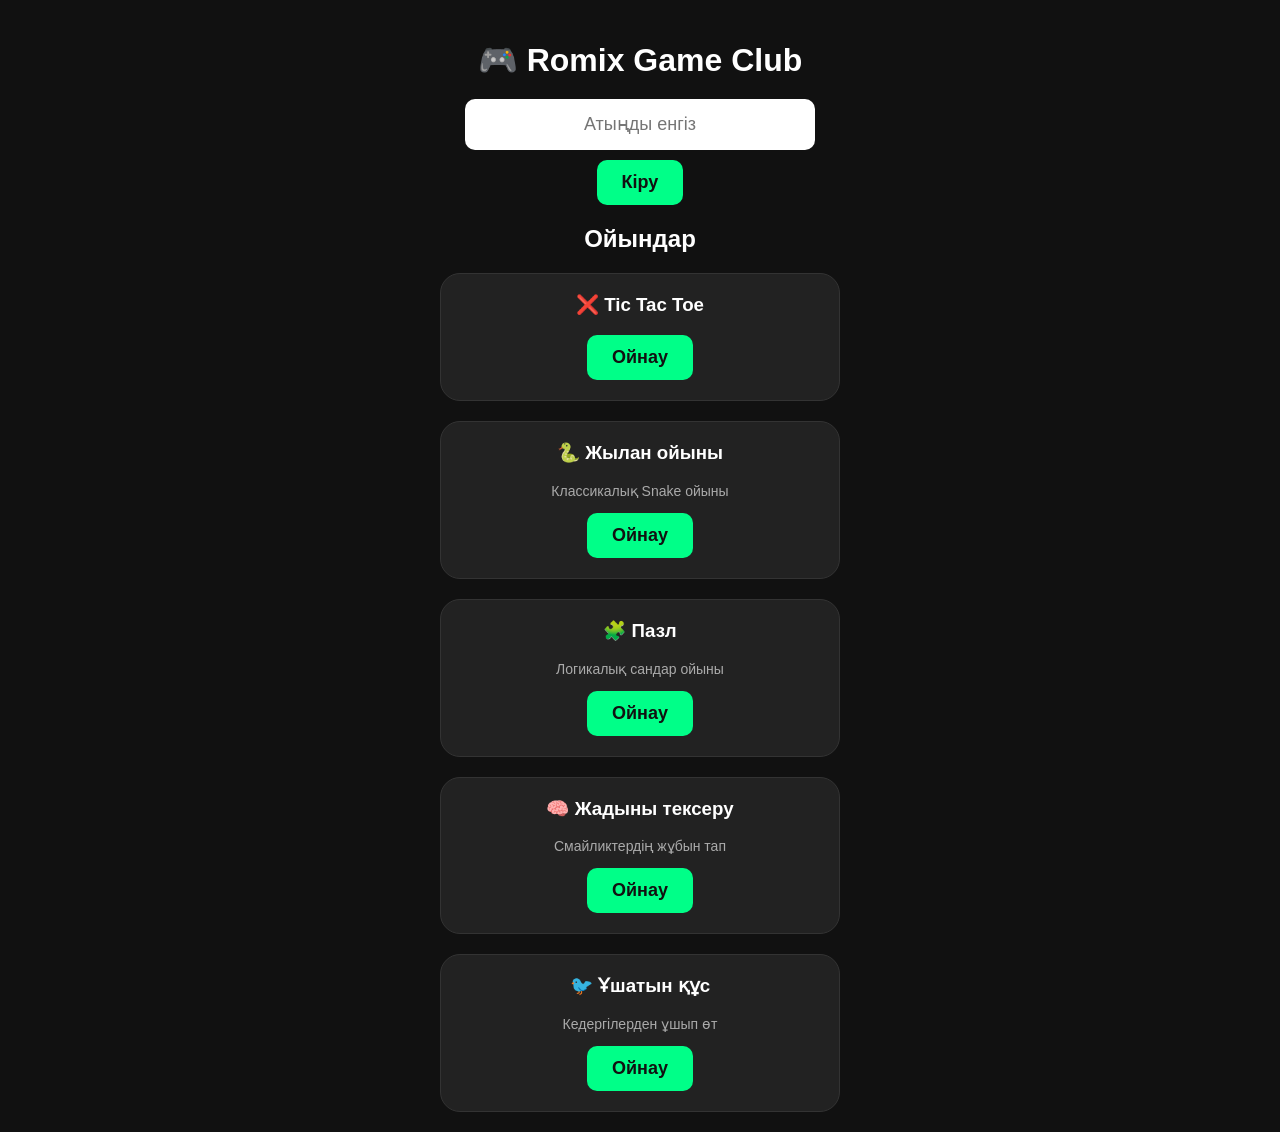
<file: index.html>
<!DOCTYPE html>
<html lang="kk">
<head>
    <meta charset="UTF-8">
    <meta name="viewport" content="width=device-width, initial-scale=1.0">
    <title>Romix Game Club</title>
    <link rel="stylesheet" href="style.css">
</head>
<body>

<div class="container">
    <h1>🎮 Romix Game Club</h1>
    
    <div class="login-section">
        <input id="playerName" placeholder="Атыңды енгіз">
        <button onclick="startGame()">Кіру</button>
    </div>

    <h2 id="welcome"></h2>

    <h2>Ойындар</h2>

    <div class="games">
        <div class="card">
            <h3>❌ Tic Tac Toe</h3>
            <button onclick="openTicTacToe()">Ойнау</button>
        </div>

        <div class="card">
            <h3>🐍 Жылан ойыны</h3>
            <p>Классикалық Snake ойыны</p>
            <button onclick="openSnake()">Ойнау</button>
        </div>

        <div class="card">
            <h3>🧩 Пазл</h3>
            <p>Логикалық сандар ойыны</p>
            <button onclick="openPuzzle()">Ойнау</button>
        </div>
        <div class="card">
            <h3>🧠 Жадыны тексеру</h3>
            <p>Смайликтердің жұбын тап</p>
            <button onclick="openMemory()">Ойнау</button>
        </div>
        <div class="card">
            <h3>🐦 Ұшатын құс</h3>
            <p>Кедергілерден ұшып өт</p>
            <button onclick="openFlappy()">Ойнау</button>
        </div>
    </div>
</div>

<script src="script.js"></script>
</body>
</html>
</file>
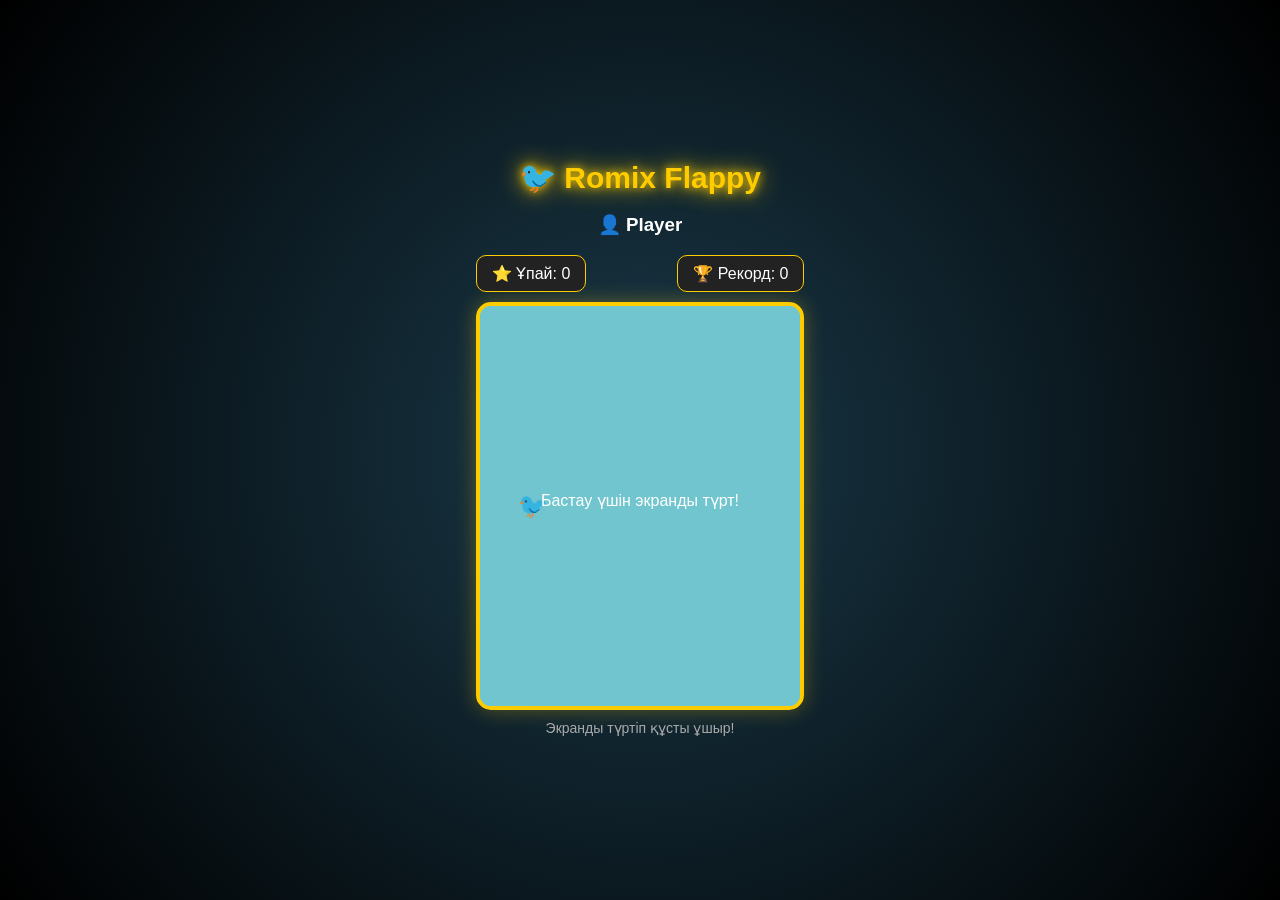
<file: games/flappy/flappy.html>
<!DOCTYPE html>
<html lang="kk">
<head>
    <meta charset="UTF-8">
    <meta name="viewport" content="width=device-width, initial-scale=1.0">
    <title>Romix Flappy Bird</title>
    <link rel="stylesheet" href="flappy.css">
</head>
<body>

<div class="game">
    <h1>🐦 Romix Flappy</h1>
    <h3>👤 <span id="player">Player</span></h3>
    
    <div class="stats">
        <div>⭐ Ұпай: <span id="score">0</span></div>
        <div>🏆 Рекорд: <span id="best">0</span></div>
    </div>

    <canvas id="flappyCanvas" width="320" height="400"></canvas>

    <div id="message">
        <h2>Ойын аяқталды!</h2>
        <p>Ұпайың: <span id="final-score">0</span></p>
        <button onclick="restartGame()">Қайта ойнау</button>
        <button onclick="goHome()">Басты бет</button>
    </div>

    <p class="hint">Экранды түртіп құсты ұшыр!</p>
</div>

<script src="flappy.js"></script>
</body>
</html>
</file>
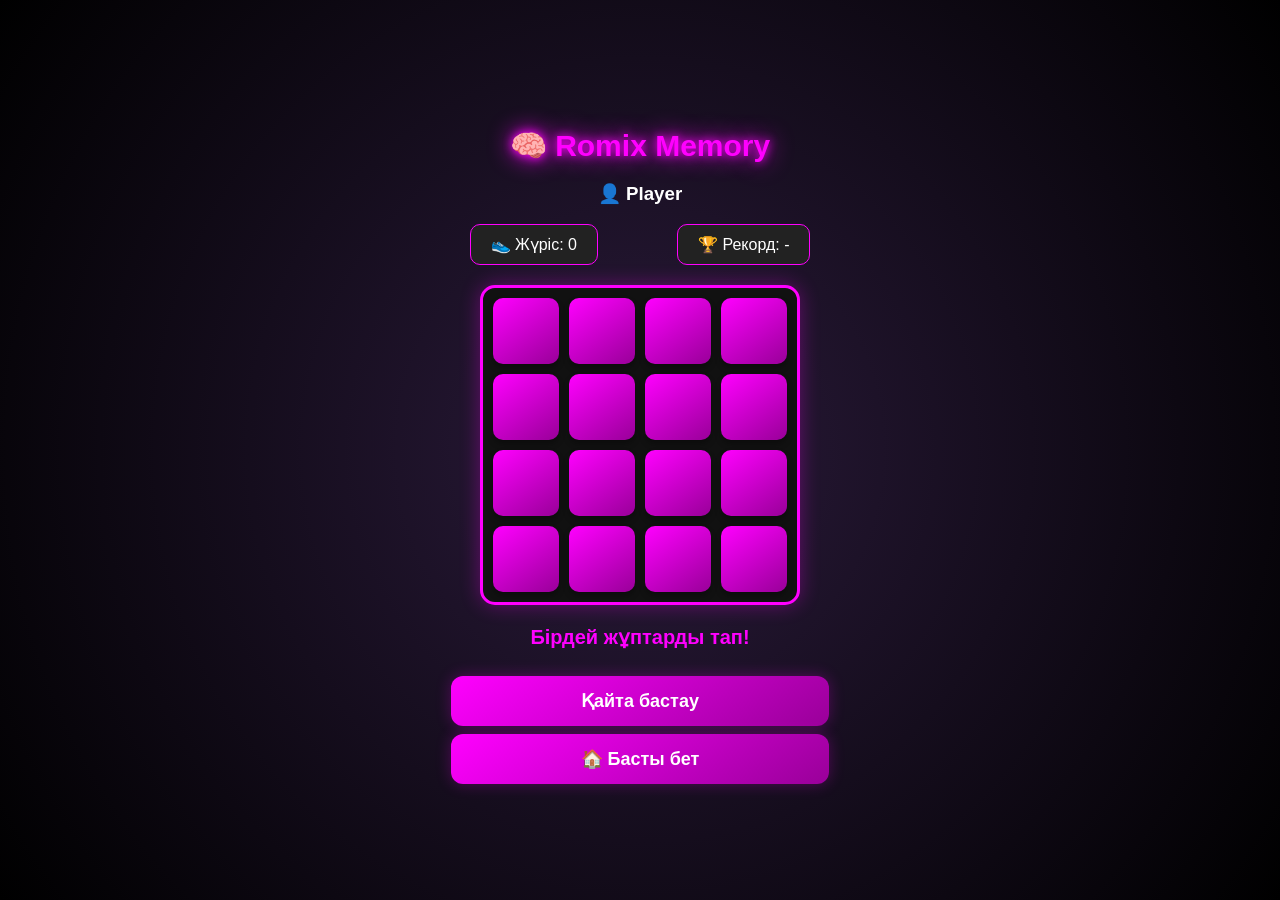
<file: games/memory/memory.html>
<!DOCTYPE html>
<html lang="kk">
<head>
    <meta charset="UTF-8">
    <meta name="viewport" content="width=device-width, initial-scale=1.0">
    <title>Romix Memory Match</title>
    <link rel="stylesheet" href="memory.css">
</head>
<body>

<div class="game">
    <h1>🧠 Romix Memory</h1>
    <h3>👤 <span id="player">Player</span></h3>
    
    <div class="stats">
        <div>👟 Жүріс: <span id="moves">0</span></div>
        <div>🏆 Рекорд: <span id="best-moves">-</span></div>
    </div>

    <div id="memory-board"></div>

    <h2 id="status">Бірдей жұптарды тап!</h2>

    <button onclick="restartGame()">Қайта бастау</button>
    <button onclick="goHome()">🏠 Басты бет</button>
</div>

<script src="memory.js"></script>
</body>
</html>
</file>
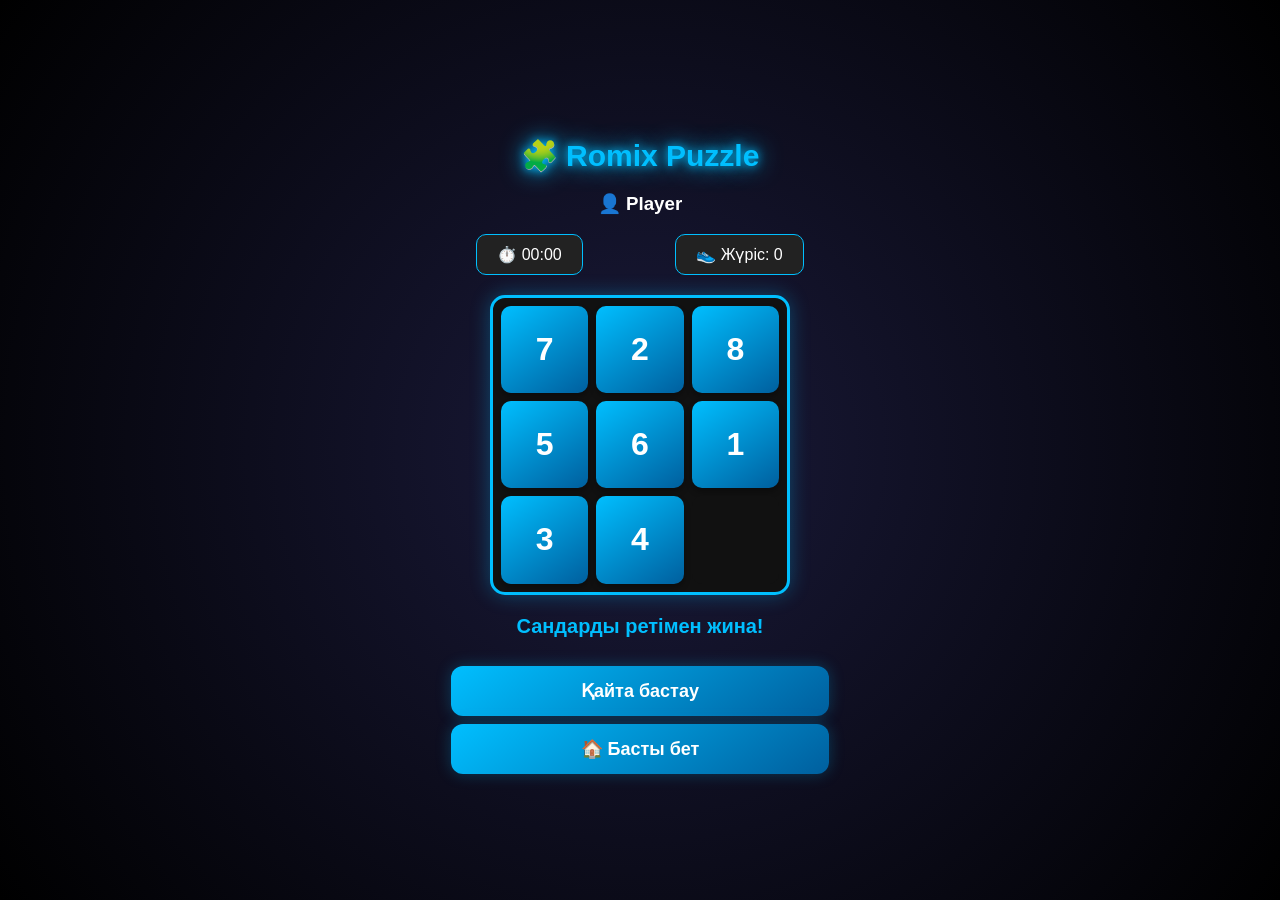
<file: games/puzzle/puzzle.html>
<!DOCTYPE html>
<html lang="kk">
<head>
    <meta charset="UTF-8">
    <meta name="viewport" content="width=device-width, initial-scale=1.0">
    <title>Romix Puzzle</title>
    <link rel="stylesheet" href="puzzle.css">
</head>
<body>

<div class="game">
    <h1>🧩 Romix Puzzle</h1>
    <h3>👤 <span id="player">Player</span></h3>
    
    <div class="stats">
        <div>⏱️ <span id="timer">00:00</span></div>
        <div>👟 Жүріс: <span id="moves">0</span></div>
    </div>

    <div id="puzzle-board"></div>

    <h2 id="status">Сандарды ретімен жина!</h2>

    <button onclick="restartGame()">Қайта бастау</button>
    <button onclick="goHome()">🏠 Басты бет</button>
</div>

<script src="puzzle.js"></script>
</body>
</html>
</file>
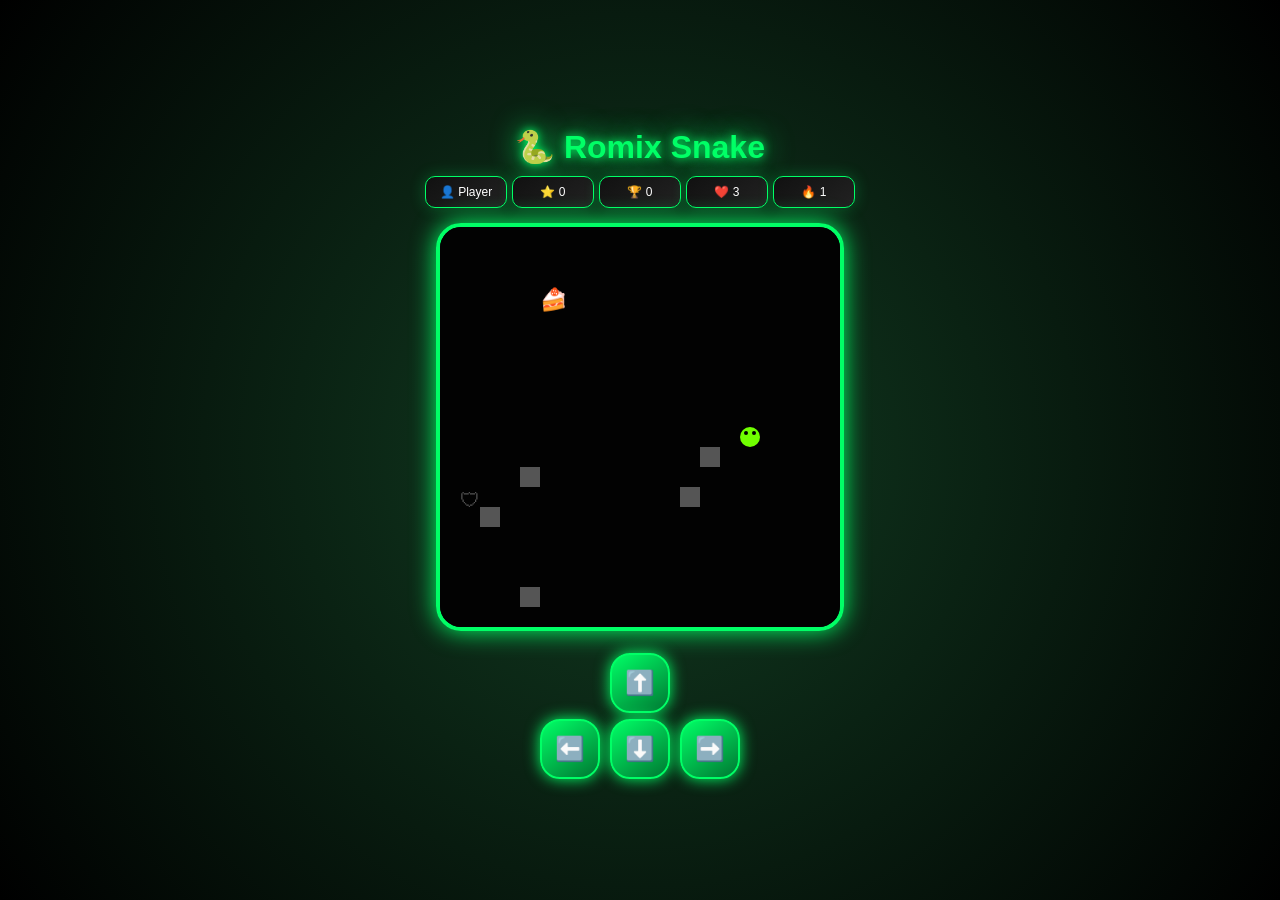
<file: games/snake/snake.html>
<!DOCTYPE html>
<html lang="kk">
<head>
    <meta charset="UTF-8">
    <meta name="viewport" content="width=device-width,initial-scale=1.0">
    <title>Romix Snake</title>
    <link rel="stylesheet" href="snake.css">
</head>
<body>

<div class="game">
    <h1>🐍 Romix Snake</h1>

    <div class="stats">
        <div>👤 <span id="player">Player</span></div>
        <div>⭐ <span id="score">0</span></div>
        <div>🏆 <span id="best">0</span></div>
        <div>❤️ <span id="life">3</span></div>
        <div>🔥 <span id="level">1</span></div>
    </div>

    <canvas id="game" width="400" height="400"></canvas>

    <div id="message">
        <h2>Game Over</h2>
        <p>Ұпай: <span id="final">0</span></p>
        <button onclick="restartGame()">Қайта ойнау</button>
        <button onclick="goHome()">Басты бет</button>
    </div>

    <div class="control">
        <button onclick="changeDirection('UP')">⬆️</button>
        <br>
        <button onclick="changeDirection('LEFT')">⬅️</button>
        <button onclick="changeDirection('DOWN')">⬇️</button>
        <button onclick="changeDirection('RIGHT')">➡️</button>
    </div>
</div>

<script src="snake.js"></script>
</body>
</html>
</file>
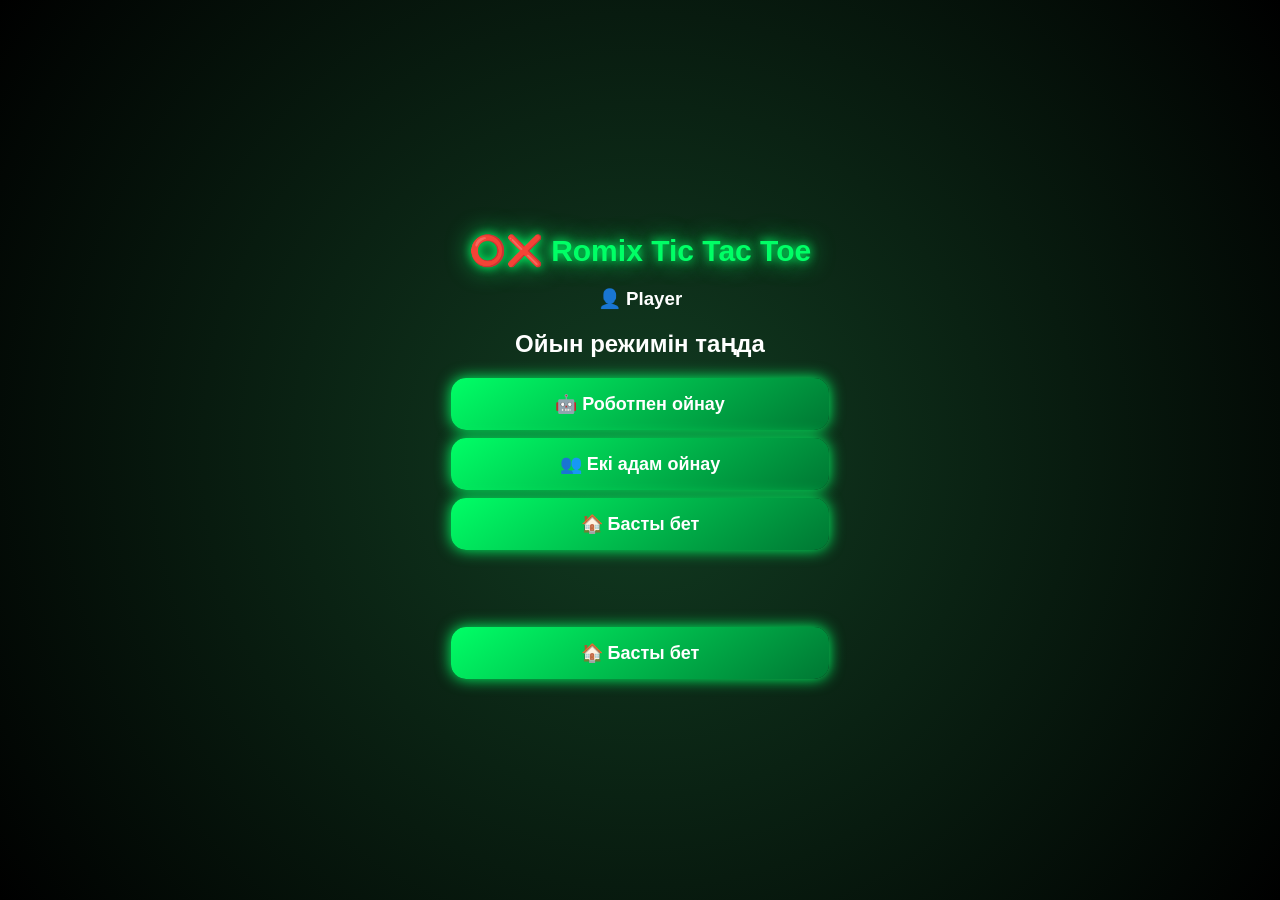
<file: games/tic-tac-toe/tic.html>
<!DOCTYPE html>
<html lang="kk">
<head>
    <meta charset="UTF-8">
    <meta name="viewport" content="width=device-width, initial-scale=1.0">
    <title>Romix Tic Tac Toe</title>
    <link rel="stylesheet" href="tic.css">
</head>
<body>

<div class="game">
    <h1>⭕❌ Romix Tic Tac Toe</h1>
    <h3>👤 <span id="player">Player</span></h3>

    <div id="menu">
        <h2>Ойын режимін таңда</h2>
        <button onclick="startRobot()">🤖 Роботпен ойнау</button>
        <button onclick="startTwoPlayer()">👥 Екі адам ойнау</button>
        <button onclick="goHome()">🏠 Басты бет</button>
    </div>

    <div id="board">
        <div onclick="move(0)"></div>
        <div onclick="move(1)"></div>
        <div onclick="move(2)"></div>
        <div onclick="move(3)"></div>
        <div onclick="move(4)"></div>
        <div onclick="move(5)"></div>
        <div onclick="move(6)"></div>
        <div onclick="move(7)"></div>
        <div onclick="move(8)"></div>
    </div>

    <h2 id="status"></h2>

    <button id="restart" onclick="restart()">Қайта ойнау</button>
    <button onclick="goHome()">🏠 Басты бет</button>
</div>

<script src="tic.js"></script>
</body>
</html>
</file>
<file: style.css>
body {
    margin: 0;
    font-family: Arial, sans-serif;
    background: #111;
    color: white;
    display: flex;
    justify-content: center;
    align-items: center;
    min-height: 100vh;
}

.container {
    text-align: center;
    width: 90%;
    max-width: 400px;
    padding: 20px 0;
}

h1 {
    font-size: 32px;
    margin-bottom: 20px;
}

input {
    width: 80%;
    padding: 15px;
    border-radius: 10px;
    border: none;
    margin-bottom: 10px;
    font-size: 18px;
    text-align: center;
}

button {
    padding: 12px 25px;
    border: none;
    border-radius: 10px;
    background: #00ff88;
    color: #111;
    font-size: 18px;
    font-weight: bold;
    cursor: pointer;
    transition: transform 0.1s;
}

button:active {
    transform: scale(0.95);
}

.card {
    margin-top: 20px;
    background: #222;
    padding: 20px;
    border-radius: 20px;
    border: 1px solid #333;
}

.card h3 {
    margin-top: 0;
}

.card p {
    color: #aaa;
    font-size: 14px;
}
</file>
<file: games/flappy/flappy.css>
* {
    box-sizing: border-box;
}

body {
    margin: 0;
    height: 100vh;
    display: flex;
    justify-content: center;
    align-items: center;
    background: radial-gradient(circle, #1a3a4a, #000);
    font-family: Arial, sans-serif;
    color: white;
    overflow: hidden;
}

.game {
    width: 95%;
    max-width: 420px;
    text-align: center;
    position: relative;
}

h1 {
    font-size: 30px;
    color: #ffcc00;
    text-shadow: 0 0 10px #ffcc00, 0 0 25px #ffcc00;
    margin: 10px 0;
}

.stats {
    display: flex;
    justify-content: space-around;
    margin-bottom: 10px;
}

.stats div {
    background: #222;
    padding: 8px 15px;
    border-radius: 10px;
    border: 1px solid #ffcc00;
    font-size: 16px;
}

canvas {
    background: linear-gradient(#70c5ce, #70c5ce);
    border: 4px solid #ffcc00;
    border-radius: 15px;
    box-shadow: 0 0 20px #ffcc0050;
    display: block;
    margin: 0 auto;
    max-width: 100%;
}

.hint {
    color: #aaa;
    font-size: 14px;
    margin-top: 10px;
}

#message {
    display: none;
    position: absolute;
    top: 55%;
    left: 50%;
    transform: translate(-50%, -50%);
    background: rgba(0, 0, 0, 0.9);
    padding: 25px;
    width: 280px;
    border-radius: 20px;
    border: 3px solid #ff3333;
    box-shadow: 0 0 30px #ff3333;
    z-index: 10;
}

#message h2 {
    color: #ff3333;
    margin-top: 0;
}

#message button {
    width: 100%;
    padding: 12px;
    margin: 5px 0;
    border: none;
    border-radius: 10px;
    font-size: 16px;
    font-weight: bold;
    background: linear-gradient(145deg, #ffcc00, #b38f00);
    color: black;
    cursor: pointer;
}

#message button:active {
    transform: scale(0.95);
}
</file>
<file: games/memory/memory.css>
* {
    box-sizing: border-box;
}

body {
    margin: 0;
    height: 100vh;
    display: flex;
    justify-content: center;
    align-items: center;
    background: radial-gradient(circle, #2a1a3a, #000);
    font-family: Arial, sans-serif;
    color: white;
}

.game {
    width: 95%;
    max-width: 420px;
    text-align: center;
}

h1 {
    font-size: 30px;
    color: #ff00ff;
    text-shadow: 0 0 10px #ff00ff, 0 0 25px #ff00ff;
}

.stats {
    display: flex;
    justify-content: space-around;
    margin-bottom: 15px;
}

.stats div {
    background: #222;
    padding: 10px 20px;
    border-radius: 10px;
    border: 1px solid #ff00ff;
    font-size: 16px;
}

#memory-board {
    margin: 20px auto;
    width: 320px;
    height: 320px;
    display: grid;
    grid-template-columns: repeat(4, 1fr);
    gap: 10px;
    background: #111;
    padding: 10px;
    border-radius: 15px;
    border: 3px solid #ff00ff;
    box-shadow: 0 0 20px #ff00ff50;
}

.memory-card {
    background: linear-gradient(145deg, #ff00ff, #990099);
    border-radius: 10px;
    cursor: pointer;
    display: flex;
    justify-content: center;
    align-items: center;
    font-size: 0; /* Жабық кезде смайлик көрінбейді */
    user-select: none;
    box-shadow: 0 4px 6px rgba(0,0,0,0.3);
    transform: scale(1);
    transition: transform 0.2s, background 0.2s;
}

.memory-card:active {
    transform: scale(0.95);
}

/* Ашылған карточканың стилі */
.memory-card.flip {
    background: #fff;
    font-size: 32px; /* Смайлик көрінеді */
    transform: rotateY(180deg);
    cursor: default;
}

/* Сәйкес келген (табылған) карточкалар */
.memory-card.matched {
    background: #555;
    font-size: 32px;
    cursor: default;
    box-shadow: none;
}

#status {
    min-height: 35px;
    color: #ff00ff;
    font-size: 20px;
}

button {
    width: 90%;
    padding: 14px;
    margin: 8px auto;
    border: none;
    border-radius: 12px;
    font-size: 18px;
    font-weight: bold;
    background: linear-gradient(145deg, #ff00ff, #990099);
    color: white;
    cursor: pointer;
    box-shadow: 0 0 15px #ff00ff40;
    display: block;
}

button:active {
    transform: scale(0.95);
}

@media(max-width: 500px) {
    #memory-board {
        width: 88vw;
        height: 88vw;
    }
    .memory-card.flip, .memory-card.matched {
        font-size: 28px;
    }
}
</file>
<file: games/puzzle/puzzle.css>
* {
    box-sizing: border-box;
}

body {
    margin: 0;
    height: 100vh;
    display: flex;
    justify-content: center;
    align-items: center;
    background: radial-gradient(circle, #1a1a3a, #000);
    font-family: Arial, sans-serif;
    color: white;
}

.game {
    width: 95%;
    max-width: 420px;
    text-align: center;
}

h1 {
    font-size: 30px;
    color: #00bfff;
    text-shadow: 0 0 10px #00bfff, 0 0 25px #00bfff;
}

.stats {
    display: flex;
    justify-content: space-around;
    margin-bottom: 15px;
}

.stats div {
    background: #222;
    padding: 10px 20px;
    border-radius: 10px;
    border: 1px solid #00bfff;
    font-size: 16px;
}

#puzzle-board {
    margin: 20px auto;
    width: 300px;
    height: 300px;
    display: grid;
    grid-template-columns: repeat(3, 1fr);
    gap: 8px;
    background: #111;
    padding: 8px;
    border-radius: 15px;
    border: 3px solid #00bfff;
    box-shadow: 0 0 20px #00bfff50;
}

.tile {
    background: linear-gradient(145deg, #00bfff, #005f9e);
    color: white;
    font-size: 32px;
    font-weight: bold;
    display: flex;
    justify-content: center;
    align-items: center;
    border-radius: 10px;
    cursor: pointer;
    user-select: none;
    box-shadow: 0 4px 6px rgba(0,0,0,0.3);
    transition: background 0.2s, transform 0.1s;
}

.tile:active {
    transform: scale(0.95);
}

/* Бос ұяшықтың стилі */
.empty {
    background: #111;
    box-shadow: none;
    cursor: default;
}

#status {
    min-height: 35px;
    color: #00bfff;
    font-size: 20px;
}

button {
    width: 90%;
    padding: 14px;
    margin: 8px auto;
    border: none;
    border-radius: 12px;
    font-size: 18px;
    font-weight: bold;
    background: linear-gradient(145deg, #00bfff, #005f9e);
    color: white;
    cursor: pointer;
    box-shadow: 0 0 15px #00bfff40;
    display: block;
}

button:active {
    transform: scale(0.95);
}

@media(max-width: 500px) {
    #puzzle-board {
        width: 85vw;
        height: 85vw;
    }
    .tile {
        font-size: 28px;
    }
}
</file>
<file: games/snake/snake.css>
* {
    box-sizing: border-box;
}

body {
    margin: 0;
    min-height: 100vh;
    display: flex;
    justify-content: center;
    align-items: center;
    background: radial-gradient(circle, #123d22, #000);
    font-family: Arial;
    color: white;
    overflow-x: hidden;
}

.game {
    width: 95%;
    max-width: 450px;
    text-align: center;
    padding: 10px;
}

h1 {
    font-size: 32px;
    color: #00ff66;
    text-shadow: 0 0 10px #00ff66, 0 0 30px #00ff66;
    margin: 10px 0;
}

.stats {
    display: grid;
    grid-template-columns: repeat(5, 1fr); /* 5 элемент сыйуы үшін */
    gap: 5px;
    margin-bottom: 15px;
}

.stats div {
    background: linear-gradient(145deg, #111, #222);
    padding: 8px 4px;
    border-radius: 10px;
    border: 1px solid #00ff66;
    box-shadow: 0 0 15px #00ff6640;
    font-size: 12px;
}

canvas {
    background: linear-gradient(135deg, #020202, #061b0a);
    border: 4px solid #00ff66;
    border-radius: 25px;
    box-shadow: 0 0 25px #00ff66;
    max-width: 100%;
    height: auto;
}

.control {
    margin-top: 15px;
}

.control button {
    width: 60px;
    height: 60px;
    margin: 3px;
    border-radius: 20px;
    border: 2px solid #00ff66;
    background: linear-gradient(145deg, #00ff66, #007733);
    color: white;
    font-size: 24px;
    cursor: pointer;
    box-shadow: 0 0 15px #00ff66;
}

.control button:active {
    transform: scale(.9);
}

#message {
    display: none;
    position: absolute;
    top: 50%;
    left: 50%;
    transform: translate(-50%, -50%);
    background: linear-gradient(145deg, #111, #000);
    padding: 30px;
    width: 280px;
    border-radius: 25px;
    border: 3px solid #ff0066;
    box-shadow: 0 0 30px #ff0066;
    z-index: 10;
}

#message h2 {
    color: #ff0066;
}

#message button {
    padding: 12px 20px;
    margin: 5px;
    border-radius: 15px;
    border: none;
    background: #00ff66;
    font-size: 16px;
    font-weight: bold;
    cursor: pointer;
}

@media(max-width: 500px){
    canvas {
        width: 90vw;
        height: 90vw;
    }
    h1 {
        font-size: 26px;
    }
}
</file>
<file: games/tic-tac-toe/tic.css>
* {
    box-sizing: border-box;
}

body {
    margin: 0;
    height: 100vh;
    display: flex;
    justify-content: center;
    align-items: center;
    background: radial-gradient(circle, #123d22, #000);
    font-family: Arial;
    color: white;
}

.game {
    width: 95%;
    max-width: 420px;
    text-align: center;
}

h1 {
    font-size: 30px;
    color: #00ff66;
    text-shadow: 0 0 10px #00ff66, 0 0 25px #00ff66;
}

h3 {
    color: white;
}

button {
    width: 90%;
    padding: 15px;
    margin: 8px auto;
    border: none;
    border-radius: 15px;
    font-size: 18px;
    background: linear-gradient(145deg, #00ff66, #007733);
    color: white;
    cursor: pointer;
    box-shadow: 0 0 15px #00ff66;
    display: block;
    font-weight: bold;
}

button:active {
    transform: scale(.95);
}

#board {
    display: none;
    margin: 25px auto;
    width: 300px;
    height: 300px;
    grid-template-columns: repeat(3, 1fr);
    gap: 10px;
}

#board div {
    height: 90px;
    background: linear-gradient(145deg, #111, #222);
    border: 2px solid #00ff66;
    border-radius: 15px;
    display: flex;
    justify-content: center;
    align-items: center;
    font-size: 45px;
    font-weight: bold;
    cursor: pointer;
    box-shadow: 0 0 15px #00ff6640;
}

#board div:hover {
    background: #1b1b1b;
}

#status {
    min-height: 40px;
    color: #00ff66;
    text-shadow: 0 0 10px #00ff66;
    font-size: 22px;
}

#restart {
    display: none;
}

@media(max-width:500px){
    #board {
        width: 85vw;
        height: 85vw;
    }
    #board div {
        height: auto;
        font-size: 40px;
    }
    h1 {
        font-size: 26px;
    }
}
</file>
